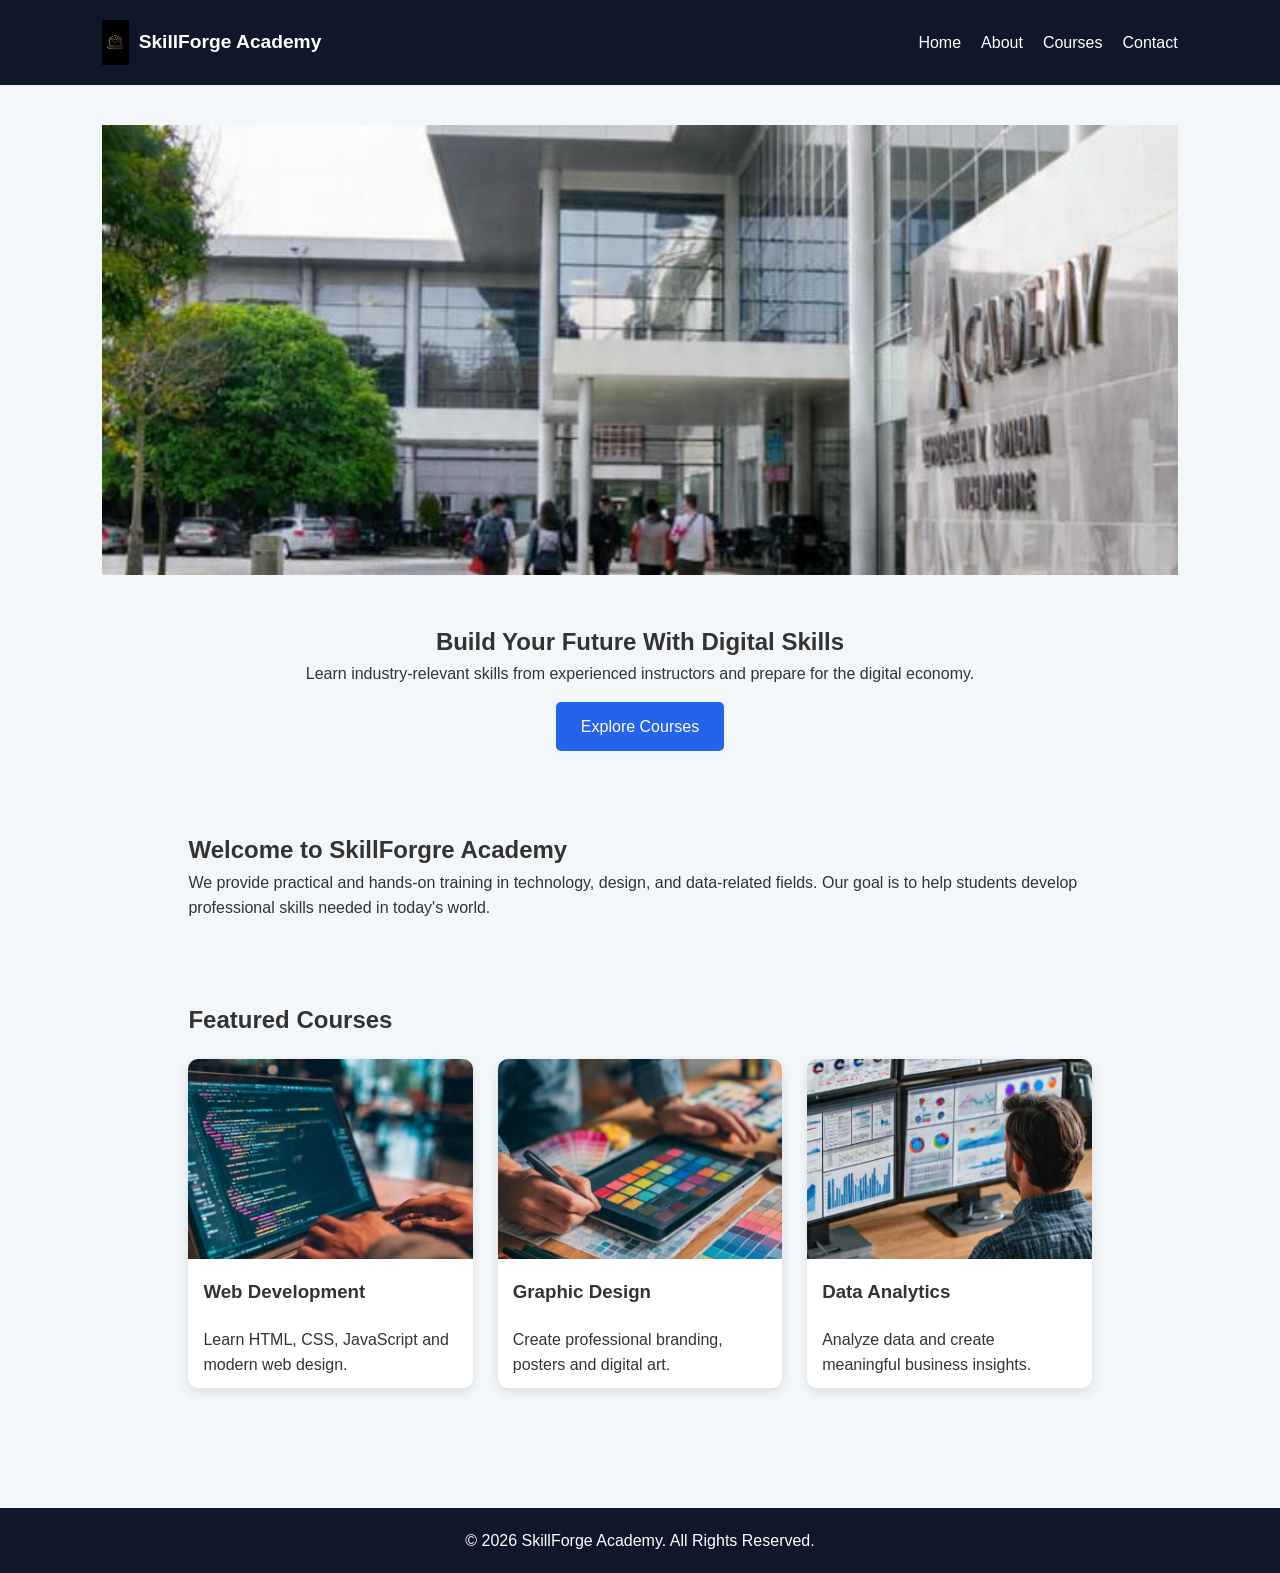
<file: index.html>
<!DOCTYPE html>
<html lang="en">
<head>
    <meta charset="UTF-8">
    <meta name="viewport" content="width=device-width, initial-scale=1.0">
    <title>SkillForge Academy</title>

    <link rel="stylesheet" href="css/style.css">
</head>
<body>

    <header>
       <div class="logo">
            <img src="images/logo.png" alt="SkillForge Academy">
            <span>SkillForge Academy</span>
        </div>
        <nav>
            <ul>
                <li><a href="index.html">Home</a></li>
                <li><a href="about.html">About</a></li>
                <li><a href="courses.html">Courses</a></li>
                <li><a href="contact.html">Contact</a></li>
            </ul>
        </nav>
    </header>

    <main>

        <section class="hero">
            <img src="images/banner.jpg"
                alt="Students learning digital skills in a modern classroom">

            <div class="hero-text">
                <h1>Build Your Future With Digital Skills</h1>

                <p>
                    Learn industry-relevant skills from experienced instructors
                    and prepare for the digital economy.
                </p>

                <a href="courses.html" class="btn">Explore Courses</a>
            </div>
        </section>

        <section class="welcome">
            <h2>Welcome to SkillForgre Academy</h2>

            <p>
                We provide practical and hands-on training in technology,
                design, and data-related fields. Our goal is to help students
                develop professional skills needed in today's world.
            </p>
        </section>

        <section class="featured-courses">

            <h2>Featured Courses</h2>

            <div class="course-grid">

                <article class="card">
                    <img src="images/webdev.jpg"
                        alt="Students learning web development">

                    <h3>Web Development</h3>

                    <p>
                        Learn HTML, CSS, JavaScript and modern web design.
                    </p>
                </article>

                <article class="card">
                    <img src="images/graphics.jpg"
                        alt="Students studying graphic design">

                    <h3>Graphic Design</h3>

                    <p>
                        Create professional branding, posters and digital art.
                    </p>
                </article>

                <article class="card">
                    <img src="images/data.jpg"
                        alt="Students working on data analysis projects">

                    <h3>Data Analytics</h3>

                    <p>
                        Analyze data and create meaningful business insights.
                    </p>
                </article>

            </div>

        </section>

    </main>

    <footer>
        <p>&copy; 2026 SkillForge Academy. All Rights Reserved.</p>
    </footer>

</body>
</html>
</file>
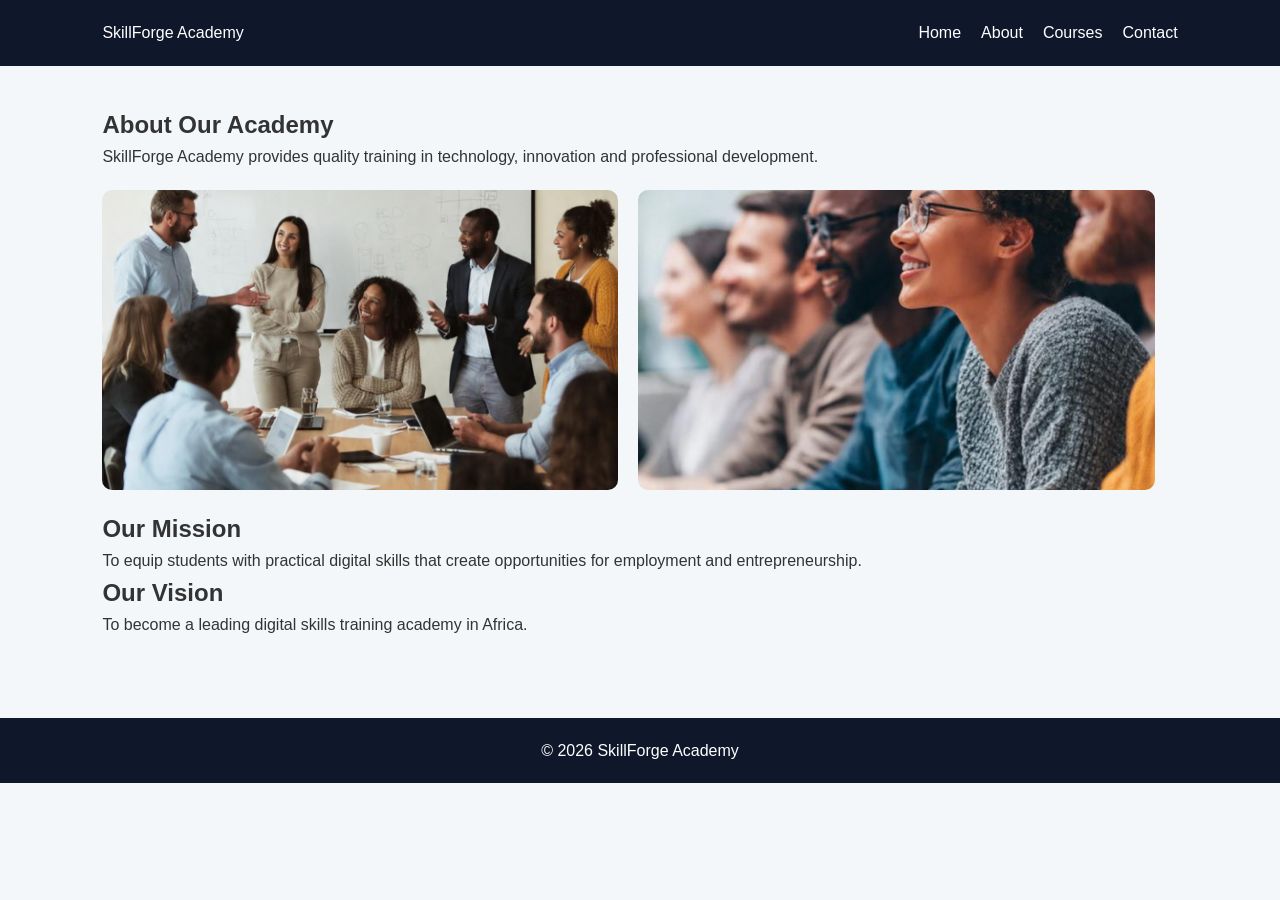
<file: about.html>
<!DOCTYPE html>
<html lang="en">
<head>
<meta charset="UTF-8">
<meta name="viewport" content="width=device-width, initial-scale=1.0">
<title>About Us</title>
<link rel="stylesheet" href="css/style.css">
</head>
<body>

<header>
    <div class="logo">SkillForge Academy</div>

    <nav>
        <ul>
            <li><a href="index.html">Home</a></li>
            <li><a href="about.html">About</a></li>
            <li><a href="courses.html">Courses</a></li>
            <li><a href="contact.html">Contact</a></li>
        </ul>
    </nav>
</header>

<main>

<section>
    <h1>About Our Academy</h1>

    <p>
        SkillForge Academy provides quality training in technology,
        innovation and professional development.
    </p>
</section>

<section class="about-images">

    <img src="images/team.jpg"
         alt="Academy instructors and students">

    <img src="images/classroom.jpg"
         alt="Students attending a digital skills workshop">

</section>

<section>

    <h2>Our Mission</h2>

    <p>
        To equip students with practical digital skills that create
        opportunities for employment and entrepreneurship.
    </p>

    <h2>Our Vision</h2>

    <p>
        To become a leading digital skills training academy in Africa.
    </p>

</section>

</main>

<footer>
    <p>&copy; 2026 SkillForge Academy</p>
</footer>

</body>
</html>
</file>
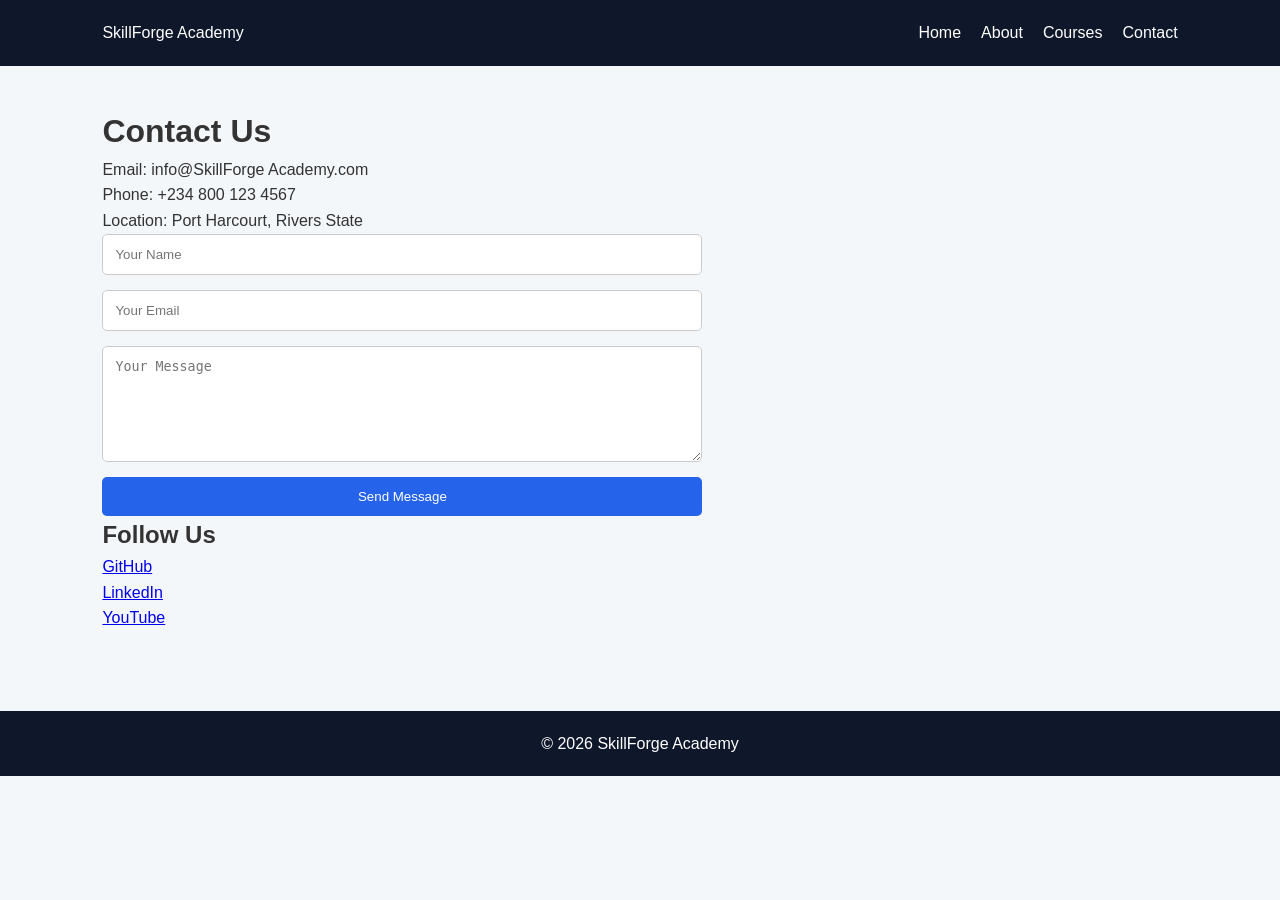
<file: contact.html>
<!DOCTYPE html>
<html lang="en">
<head>
<meta charset="UTF-8">
<meta name="viewport" content="width=device-width, initial-scale=1.0">
<title>Contact Us</title>
<link rel="stylesheet" href="css/style.css">
</head>
<body>

<header>
    <div class="logo">SkillForge Academy</div>

    <nav>
        <ul>
            <li><a href="index.html">Home</a></li>
            <li><a href="about.html">About</a></li>
            <li><a href="courses.html">Courses</a></li>
            <li><a href="contact.html">Contact</a></li>
        </ul>
    </nav>
</header>

<main>

<h1>Contact Us</h1>

<p>Email: info@SkillForge Academy.com</p>
<p>Phone: +234 800 123 4567</p>
<p>Location: Port Harcourt, Rivers State</p>

<form>

<input type="text" placeholder="Your Name" required>

<input type="email" placeholder="Your Email" required>

<textarea placeholder="Your Message" rows="6"></textarea>

<button type="submit">Send Message</button>

</form>

<h2>Follow Us</h2>

<a href="https://github.com" target="_blank">GitHub</a><br>
<a href="https://linkedin.com" target="_blank">LinkedIn</a><br>
<a href="https://youtube.com" target="_blank">YouTube</a>

</main>

<footer>
<p>&copy; 2026 SkillForge Academy</p>
</footer>

</body>
</html>
</file>
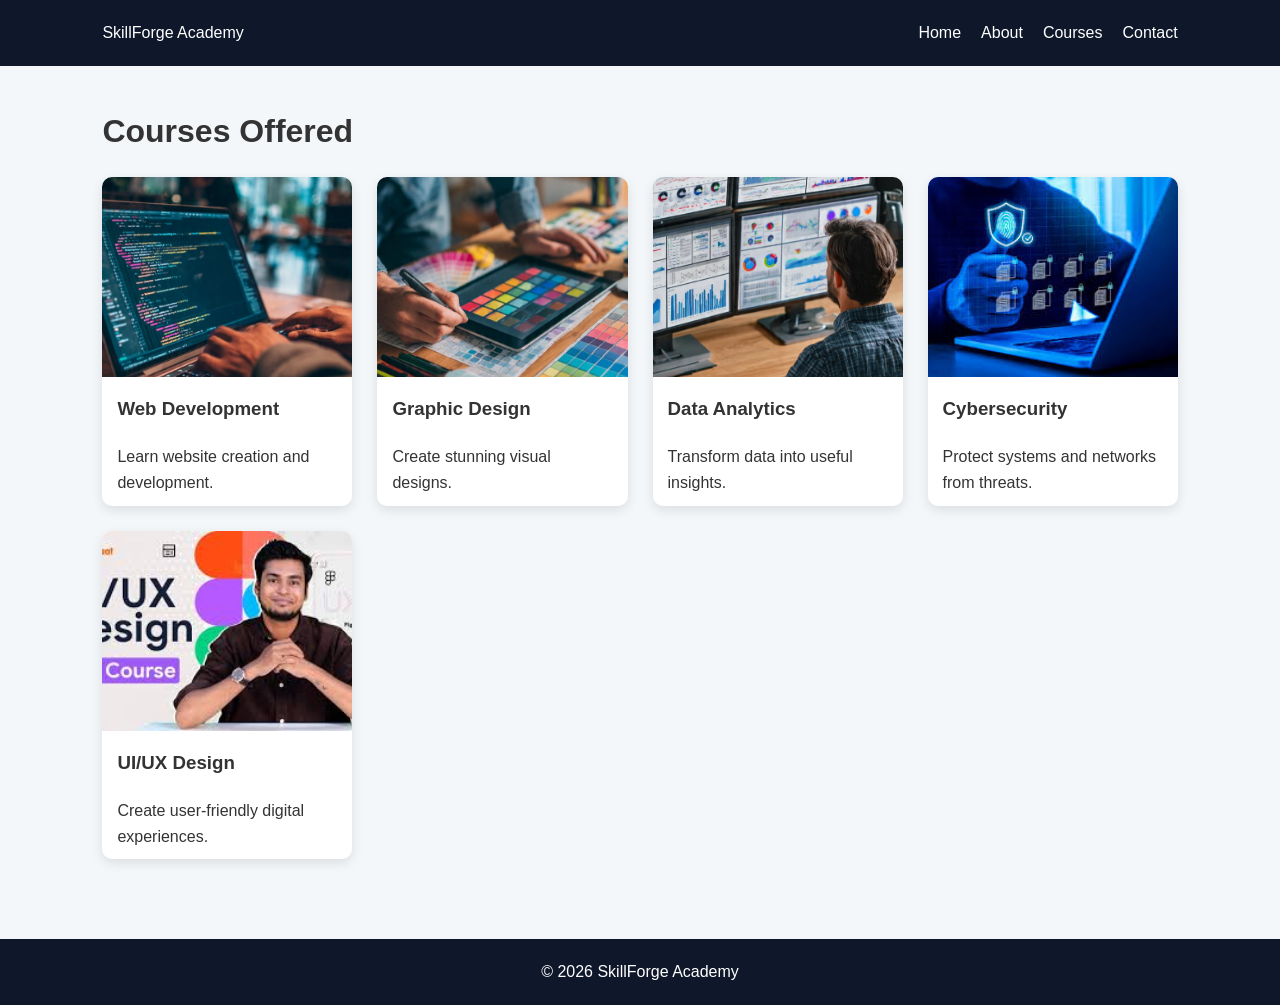
<file: courses.html>
<!DOCTYPE html>
<html lang="en">
<head>
<meta charset="UTF-8">
<meta name="viewport" content="width=device-width, initial-scale=1.0">
<title>Courses</title>
<link rel="stylesheet" href="css/style.css">
</head>
<body>

<header>
    <div class="logo">SkillForge Academy</div>

    <nav>
        <ul>
            <li><a href="index.html">Home</a></li>
            <li><a href="about.html">About</a></li>
            <li><a href="courses.html">Courses</a></li>
            <li><a href="contact.html">Contact</a></li>
        </ul>
    </nav>
</header>

<main>

<h1>Courses Offered</h1>

<div class="course-grid">

<article class="card">
<img src="images/webdev.jpg" alt="Web Development Course">
<h3>Web Development</h3>
<p>Learn website creation and development.</p>
</article>

<article class="card">
<img src="images/graphics.jpg" alt="Graphic Design Course">
<h3>Graphic Design</h3>
<p>Create stunning visual designs.</p>
</article>

<article class="card">
<img src="images/data.jpg" alt="Data Analytics Course">
<h3>Data Analytics</h3>
<p>Transform data into useful insights.</p>
</article>

<article class="card">
<img src="images/cybersecurity.jpg" alt="Cybersecurity Course">
<h3>Cybersecurity</h3>
<p>Protect systems and networks from threats.</p>
</article>

<article class="card">
<img src="images/uiux.jpg" alt="UI UX Design Course">
<h3>UI/UX Design</h3>
<p>Create user-friendly digital experiences.</p>
</article>

</div>

</main>

<footer>
<p>&copy; 2026 SkillForge Academy</p>
</footer>

</body>
</html>
</file>
<file: css/style.css>
*{
    margin:0;
    padding:0;
    box-sizing:border-box;
}

body{
    font-family:Arial, sans-serif;
    line-height:1.6;
    background:#f4f7fa;
    color:#333;
}

header{
    background:#0f172a;
    color:white;
    display:flex;
    justify-content:space-between;
    align-items:center;
    padding:20px 8%;
}

.logo {
    display: flex;
    align-items: center;
    gap: 10px;
}

.logo img {
    height: 45px;
    width: auto;
    display: block;
    object-fit: contain;
}

.logo span {
    font-size: 1.2rem;
    font-weight: 700;
    color: white;
}
nav ul{
    display:flex;
    list-style:none;
}

nav ul li{
    margin-left:20px;
}

nav ul li a{
    color:white;
    text-decoration:none;
}

nav ul li a:hover{
    color:#38bdf8;
}

.hero{
    text-align:center;
}

.hero img{
    width:100%;
    height:450px;
    object-fit:cover;
}

.hero-text{
    padding:40px 20px;
}

.btn{
    display:inline-block;
    background:#2563eb;
    color:white;
    text-decoration:none;
    padding:12px 25px;
    border-radius:5px;
    margin-top:15px;
}

.welcome,
.featured-courses,
main{
    padding:40px 8%;
}

.course-grid{
    display:grid;
    grid-template-columns:repeat(auto-fit,minmax(250px,1fr));
    gap:25px;
    margin-top:20px;
}

.card{
    background:white;
    border-radius:10px;
    overflow:hidden;
    box-shadow:0 4px 12px rgba(0,0,0,0.1);
}

.card img{
    width:100%;
    height:200px;
    object-fit:cover;
}

.card h3,
.card p{
    padding:10px 15px;
}

.about-images{
    display:flex;
    gap:20px;
    margin:20px 0;
    flex-wrap:wrap;
}

.about-images img{
    width:48%;
    height:300px;
    object-fit:cover;
    border-radius:10px;
}

form{
    display:flex;
    flex-direction:column;
    gap:15px;
    max-width:600px;
}

input,
textarea{
    padding:12px;
    border:1px solid #ccc;
    border-radius:5px;
}

button{
    background:#2563eb;
    color:white;
    border:none;
    padding:12px;
    border-radius:5px;
    cursor:pointer;
}

footer{
    background:#0f172a;
    color:white;
    text-align:center;
    padding:20px;
    margin-top:40px;
}

@media(max-width:768px){

header{
    flex-direction:column;
}

nav ul{
    flex-direction:column;
    text-align:center;
    margin-top:10px;
}

.about-images img{
    width:100%;
}

}
</file>
